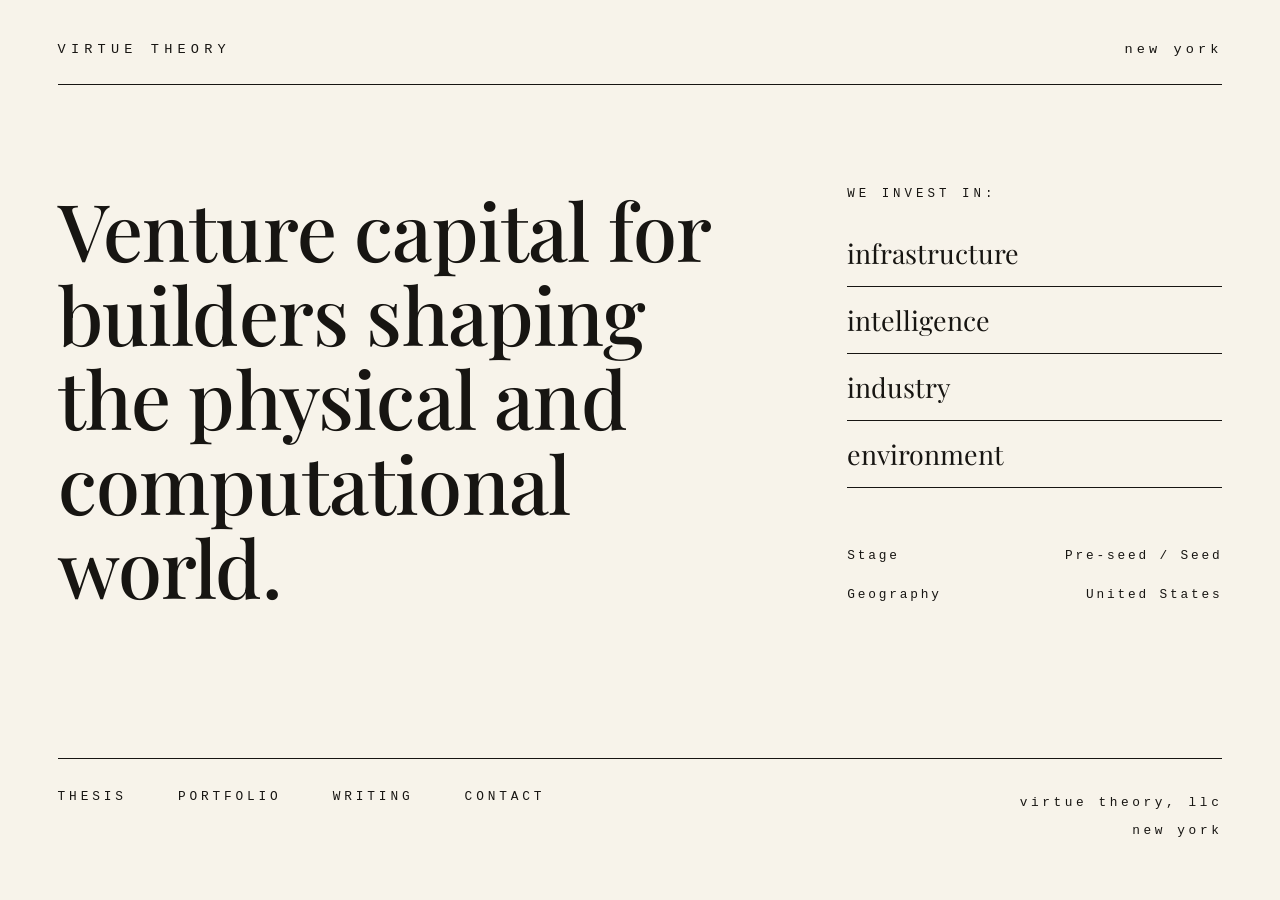
<file: index.html>
<!DOCTYPE html>
<html lang="en">
<head>
<meta charset="utf-8">
<meta name="viewport" content="width=device-width, initial-scale=1">
<title>Virtue Theory</title>
<meta name="description" content="Venture capital for builders shaping the physical and computational world.">
<link rel="preconnect" href="https://fonts.googleapis.com">
<link rel="preconnect" href="https://fonts.gstatic.com" crossorigin>
<link href="https://fonts.googleapis.com/css2?family=Playfair+Display:wght@400;500;600&display=swap" rel="stylesheet">
<link rel="icon" type="image/svg+xml" href="favicon.svg">
<link rel="icon" type="image/png" sizes="32x32" href="favicon-32x32.png">
<link rel="icon" type="image/png" sizes="16x16" href="favicon-16x16.png">
<link rel="apple-touch-icon" sizes="180x180" href="apple-touch-icon.png">
<link rel="stylesheet" href="styles.css">
</head>
<body>
<div class="wrap">
  <header class="site-head">
    <a class="brand" href="index.html">Virtue Theory</a>
    <span class="locale">new york</span>
  </header>
  <div class="rule"></div>
  <main class="hero">
    <h1 class="headline">Venture capital for builders shaping the physical and computational world.</h1>
    <div class="side">
      <p class="kicker">We invest in:</p>
      <ul class="sectors">
        <li>infrastructure</li>
        <li>intelligence</li>
        <li>industry</li>
        <li>environment</li>
      </ul>
      <div class="facts">
        <div class="row"><span>Stage</span><span>Pre-seed / Seed</span></div>
        <div class="row"><span>Geography</span><span>United States</span></div>
      </div>
    </div>
  </main>
  <div class="rule"></div>
  <footer class="site-foot">
    <div class="foot-row">
      <nav class="pages-nav">
        <a href="thesis.html">Thesis</a>
        <a href="portfolio.html">Portfolio</a>
        <a href="writing.html">Writing</a>
        <a href="contact.html">Contact</a>
      </nav>
      <div class="colophon">virtue theory, llc<br>new york</div>
    </div>
  </footer>
</div>
</body>
</html>
</file>
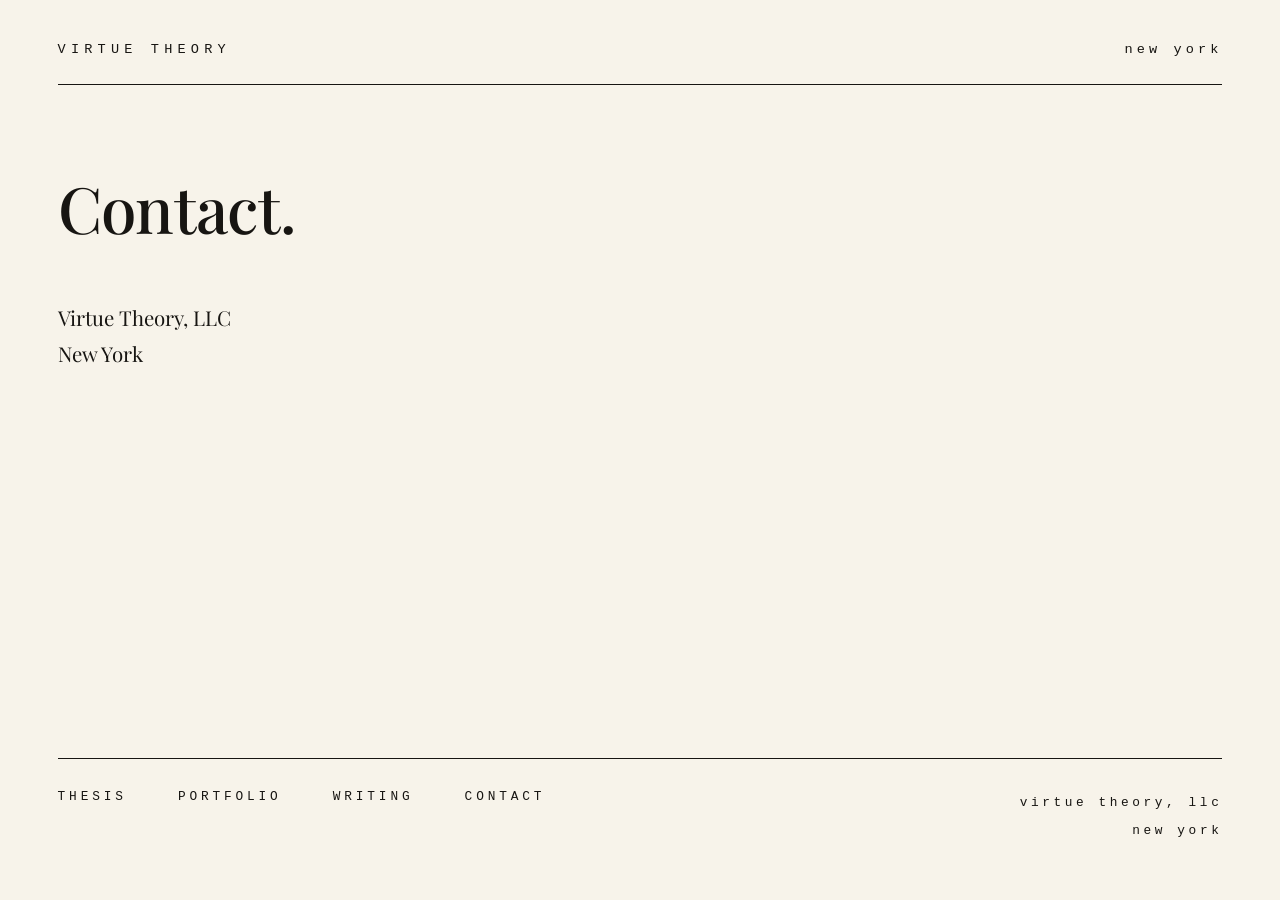
<file: contact.html>
<!DOCTYPE html>
<html lang="en">
<head>
<meta charset="utf-8">
<meta name="viewport" content="width=device-width, initial-scale=1">
<title>Contact &mdash; Virtue Theory</title>
<meta name="description" content="Contact Virtue Theory.">
<link rel="preconnect" href="https://fonts.googleapis.com">
<link rel="preconnect" href="https://fonts.gstatic.com" crossorigin>
<link href="https://fonts.googleapis.com/css2?family=Playfair+Display:wght@400;500;600&display=swap" rel="stylesheet">
<link rel="icon" type="image/svg+xml" href="favicon.svg">
<link rel="icon" type="image/png" sizes="32x32" href="favicon-32x32.png">
<link rel="icon" type="image/png" sizes="16x16" href="favicon-16x16.png">
<link rel="apple-touch-icon" sizes="180x180" href="apple-touch-icon.png">
<link rel="stylesheet" href="styles.css">
</head>
<body>
<div class="wrap">
  <header class="site-head">
    <a class="brand" href="index.html">Virtue Theory</a>
    <span class="locale">new york</span>
  </header>
  <div class="rule"></div>
  <main class="page">
    <h1 class="page-title">Contact.</h1>
    <div class="prose">
      <p>Virtue Theory, LLC<br>New York</p>
    </div>
  </main>
  <div class="rule"></div>
  <footer class="site-foot">
    <div class="foot-row">
      <nav class="pages-nav">
        <a href="thesis.html">Thesis</a>
        <a href="portfolio.html">Portfolio</a>
        <a href="writing.html">Writing</a>
        <a href="contact.html">Contact</a>
      </nav>
      <div class="colophon">virtue theory, llc<br>new york</div>
    </div>
  </footer>
</div>
</body>
</html>
</file>
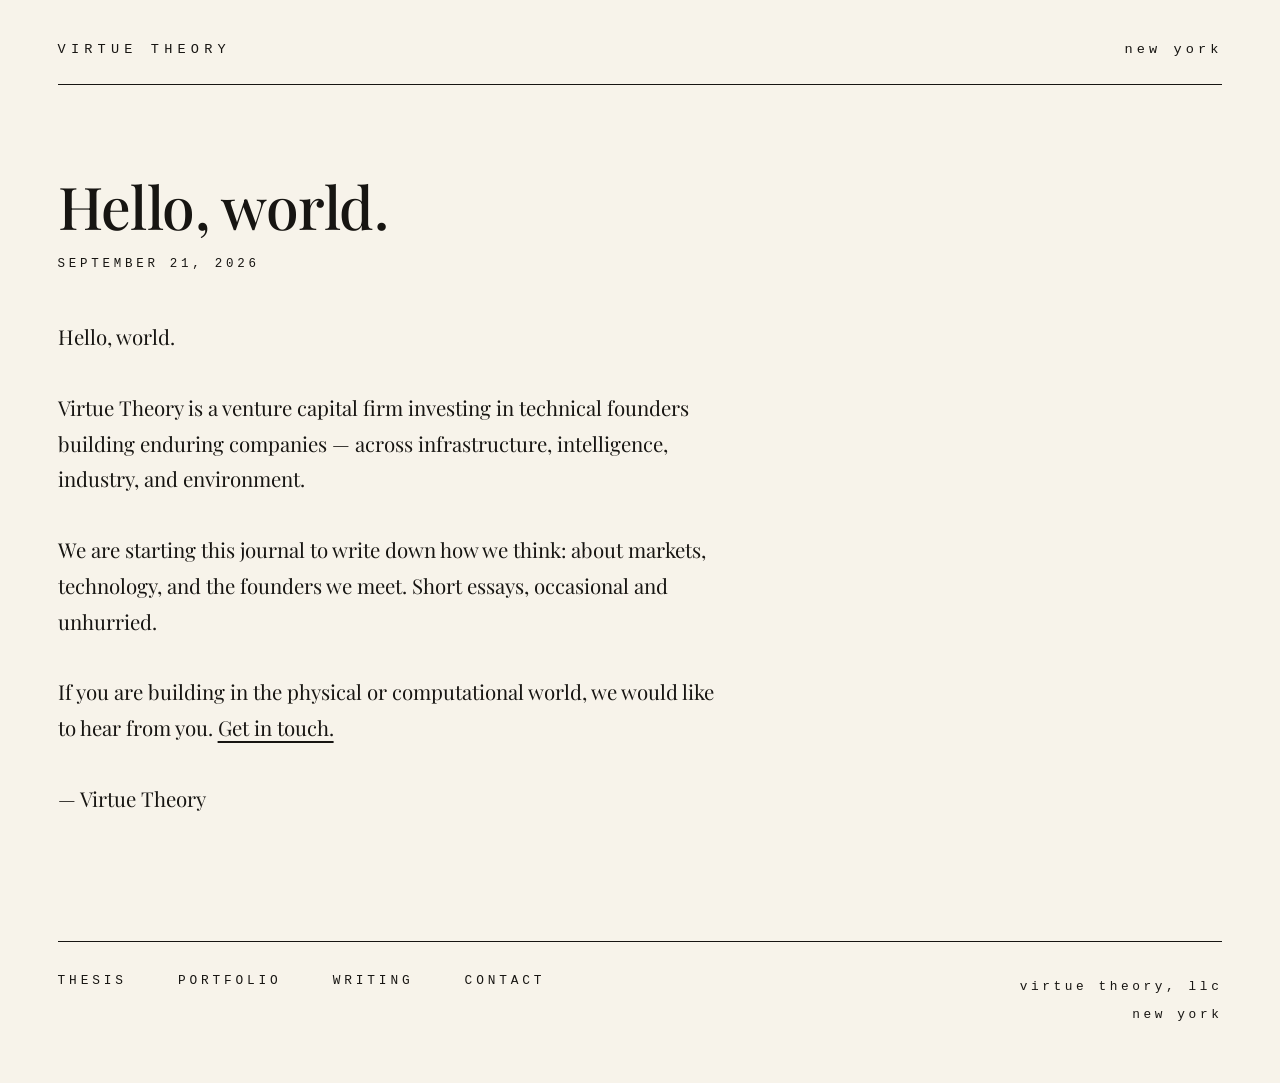
<file: hello-world.html>
<!DOCTYPE html>
<html lang="en">
<head>
<meta charset="utf-8">
<meta name="viewport" content="width=device-width, initial-scale=1">
<title>Hello, world &mdash; Virtue Theory</title>
<meta name="description" content="Hello, world — the first post from Virtue Theory.">
<link rel="preconnect" href="https://fonts.googleapis.com">
<link rel="preconnect" href="https://fonts.gstatic.com" crossorigin>
<link href="https://fonts.googleapis.com/css2?family=Playfair+Display:wght@400;500;600&display=swap" rel="stylesheet">
<link rel="icon" type="image/svg+xml" href="favicon.svg">
<link rel="icon" type="image/png" sizes="32x32" href="favicon-32x32.png">
<link rel="icon" type="image/png" sizes="16x16" href="favicon-16x16.png">
<link rel="apple-touch-icon" sizes="180x180" href="apple-touch-icon.png">
<link rel="stylesheet" href="styles.css">
</head>
<body>
<div class="wrap">
  <header class="site-head">
    <a class="brand" href="index.html">Virtue Theory</a>
    <span class="locale">new york</span>
  </header>
  <div class="rule"></div>
  <main class="page">
    <div class="post-head">
      <h1 class="post-title">Hello, world.</h1>
      <p class="post-date">September 21, 2026</p>
    </div>
    <div class="prose">
      <p>Hello, world.</p>
      <p>Virtue Theory is a venture capital firm investing in technical founders building enduring companies &mdash; across infrastructure, intelligence, industry, and environment.</p>
      <p>We are starting this journal to write down how we think: about markets, technology, and the founders we meet. Short essays, occasional and unhurried.</p>
      <p>If you are building in the physical or computational world, we would like to hear from you. <a href="contact.html">Get in touch.</a></p>
      <p>&mdash; Virtue Theory</p>
    </div>
  </main>
  <div class="rule"></div>
  <footer class="site-foot">
    <div class="foot-row">
      <nav class="pages-nav">
        <a href="thesis.html">Thesis</a>
        <a href="portfolio.html">Portfolio</a>
        <a href="writing.html">Writing</a>
        <a href="contact.html">Contact</a>
      </nav>
      <div class="colophon">virtue theory, llc<br>new york</div>
    </div>
  </footer>
</div>
</body>
</html>
</file>
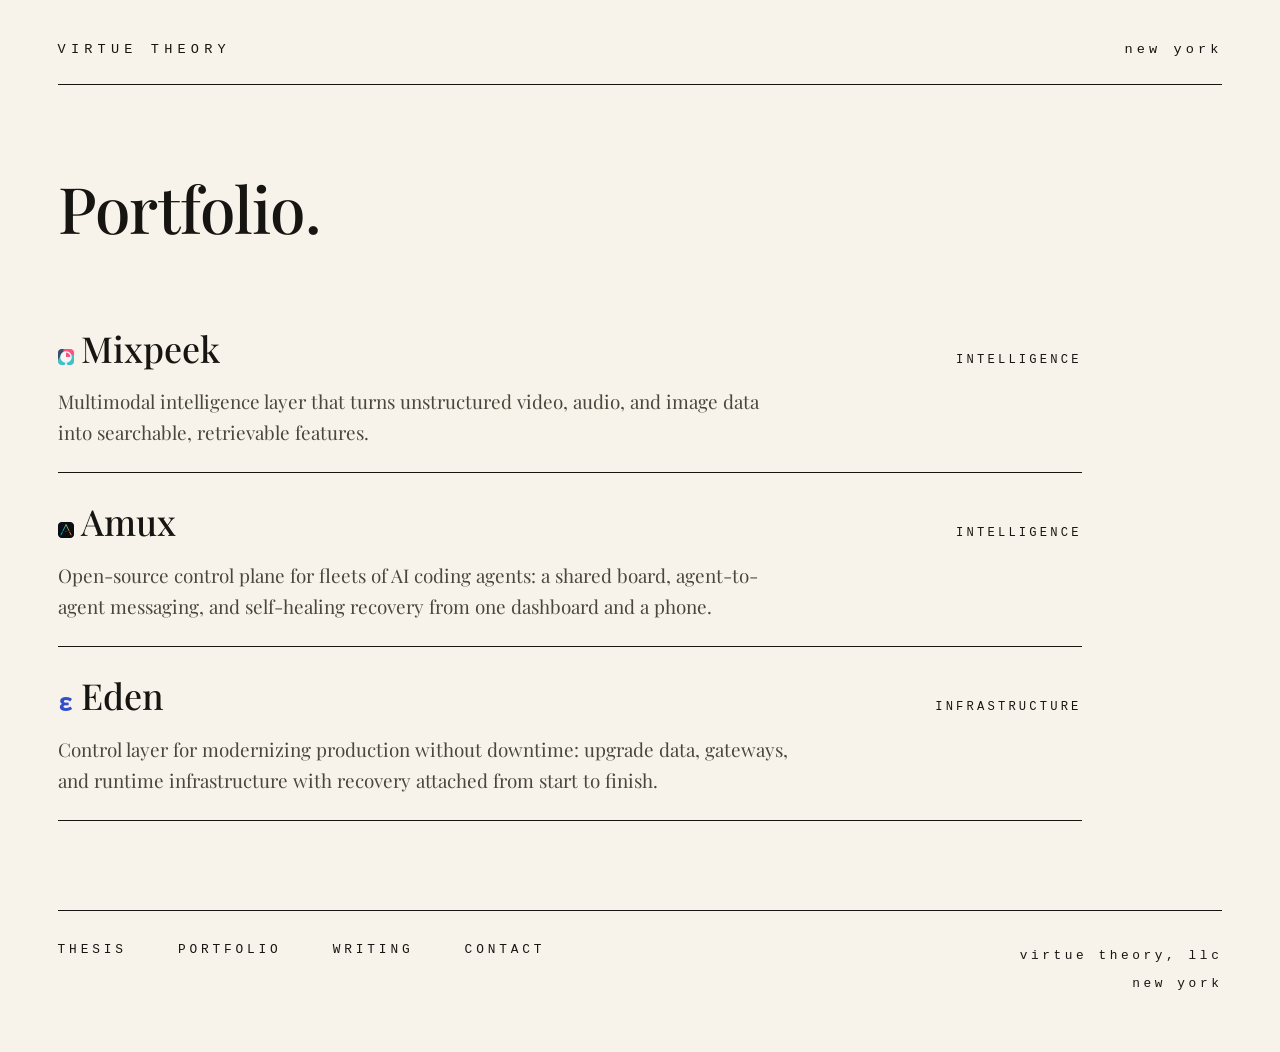
<file: portfolio.html>
<!DOCTYPE html>
<html lang="en">
<head>
<meta charset="utf-8">
<meta name="viewport" content="width=device-width, initial-scale=1">
<title>Portfolio &mdash; Virtue Theory</title>
<meta name="description" content="Virtue Theory portfolio.">
<link rel="preconnect" href="https://fonts.googleapis.com">
<link rel="preconnect" href="https://fonts.gstatic.com" crossorigin>
<link href="https://fonts.googleapis.com/css2?family=Playfair+Display:wght@400;500;600&display=swap" rel="stylesheet">
<link rel="icon" type="image/svg+xml" href="favicon.svg">
<link rel="icon" type="image/png" sizes="32x32" href="favicon-32x32.png">
<link rel="icon" type="image/png" sizes="16x16" href="favicon-16x16.png">
<link rel="apple-touch-icon" sizes="180x180" href="apple-touch-icon.png">
<link rel="stylesheet" href="styles.css">
<style>.co-logo{width:16px;height:16px;margin-right:7px;vertical-align:-2px;border-radius:3px}</style>
</head>
<body>
<div class="wrap">
  <header class="site-head">
    <a class="brand" href="index.html">Virtue Theory</a>
    <span class="locale">new york</span>
  </header>
  <div class="rule"></div>
  <main class="page">
    <h1 class="page-title">Portfolio.</h1>
    <ul class="index-list">
      <li>
        <a class="item" href="https://mixpeek.com">
          <span class="name"><img class="co-logo" src="logo-mixpeek.png" alt="" width="16" height="16">Mixpeek</span>
          <span class="meta">Intelligence</span>
        </a>
        <p class="desc">Multimodal intelligence layer that turns unstructured video, audio, and image data into searchable, retrievable features.</p>
      </li>
      <li>
        <a class="item" href="http://amux.io">
          <span class="name"><img class="co-logo" src="logo-amux.png" alt="" width="16" height="16">Amux</span>
          <span class="meta">Intelligence</span>
        </a>
        <p class="desc">Open-source control plane for fleets of AI coding agents: a shared board, agent-to-agent messaging, and self-healing recovery from one dashboard and a phone.</p>
      </li>
      <li>
        <a class="item" href="https://www.eden.dev/">
          <span class="name"><img class="co-logo" src="logo-eden.png" alt="" width="16" height="16">Eden</span>
          <span class="meta">Infrastructure</span>
        </a>
        <p class="desc">Control layer for modernizing production without downtime: upgrade data, gateways, and runtime infrastructure with recovery attached from start to finish.</p>
      </li>
    </ul>
  </main>
  <div class="rule"></div>
  <footer class="site-foot">
    <div class="foot-row">
      <nav class="pages-nav">
        <a href="thesis.html">Thesis</a>
        <a href="portfolio.html">Portfolio</a>
        <a href="writing.html">Writing</a>
        <a href="contact.html">Contact</a>
      </nav>
      <div class="colophon">virtue theory, llc<br>new york</div>
    </div>
  </footer>
</div>
</body>
</html>
</file>
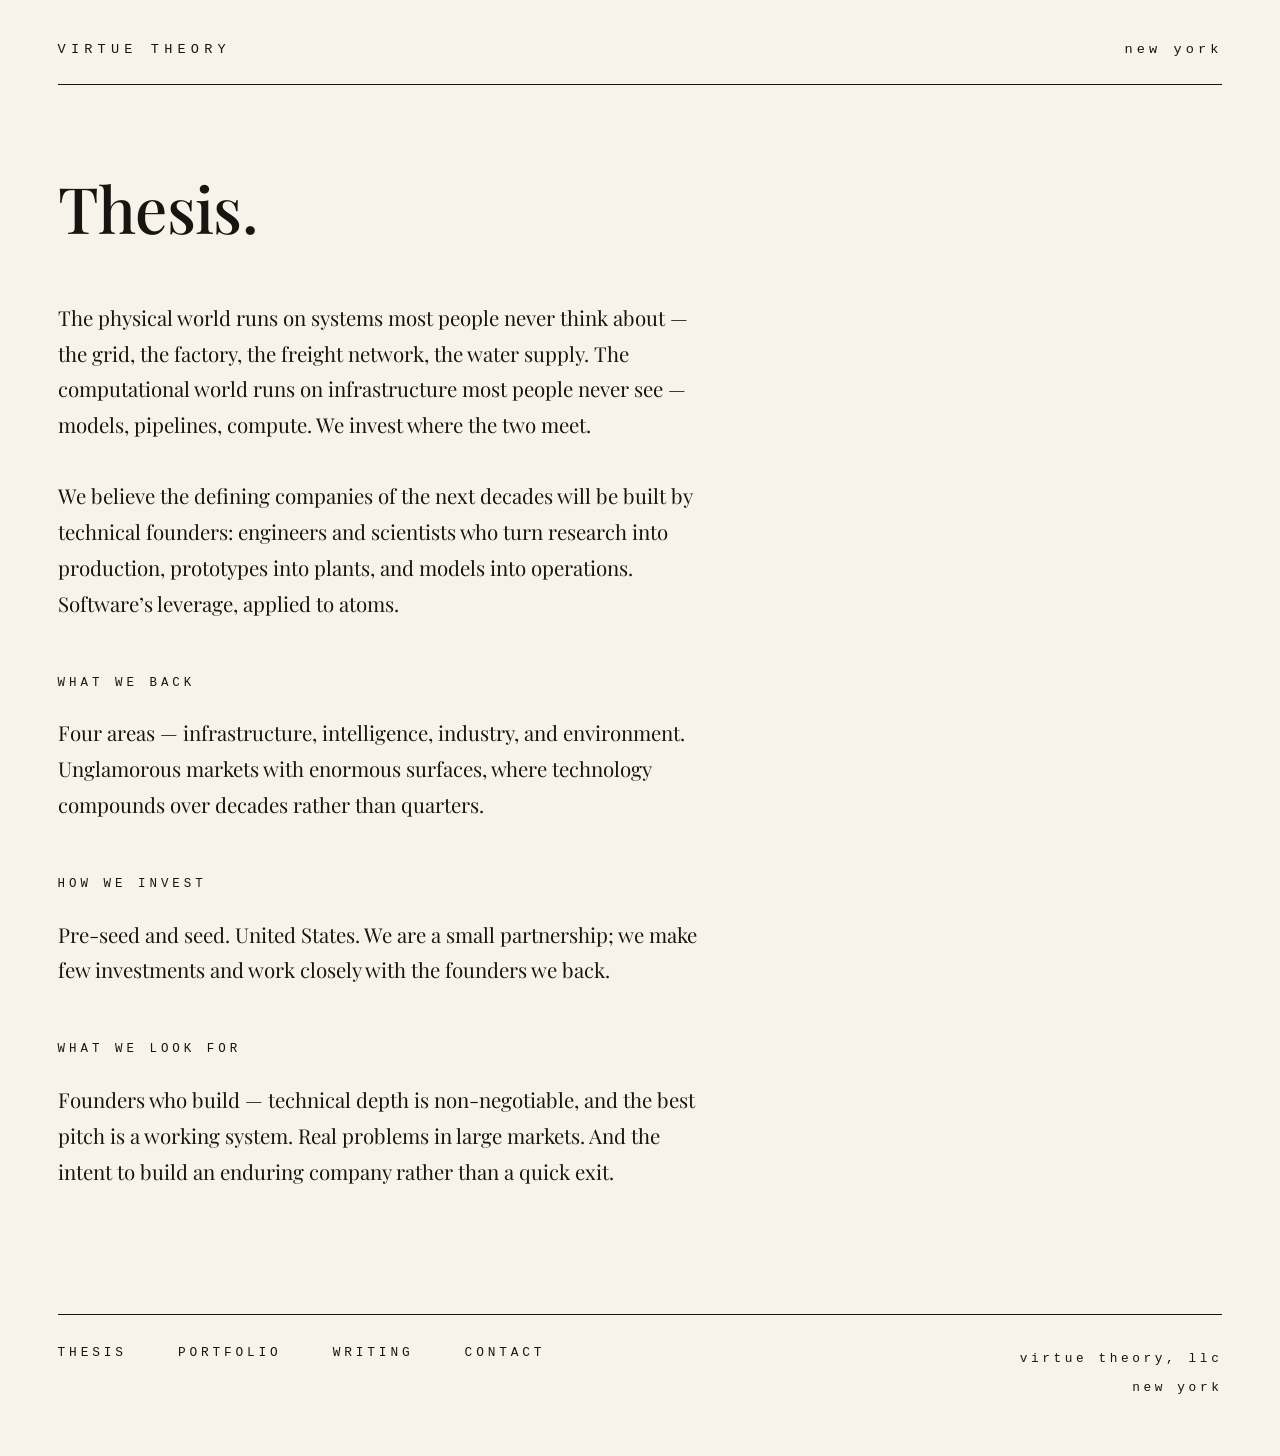
<file: thesis.html>
<!DOCTYPE html>
<html lang="en">
<head>
<meta charset="utf-8">
<meta name="viewport" content="width=device-width, initial-scale=1">
<title>Thesis &mdash; Virtue Theory</title>
<meta name="description" content="The Virtue Theory investment thesis.">
<link rel="preconnect" href="https://fonts.googleapis.com">
<link rel="preconnect" href="https://fonts.gstatic.com" crossorigin>
<link href="https://fonts.googleapis.com/css2?family=Playfair+Display:wght@400;500;600&display=swap" rel="stylesheet">
<link rel="icon" type="image/svg+xml" href="favicon.svg">
<link rel="icon" type="image/png" sizes="32x32" href="favicon-32x32.png">
<link rel="icon" type="image/png" sizes="16x16" href="favicon-16x16.png">
<link rel="apple-touch-icon" sizes="180x180" href="apple-touch-icon.png">
<link rel="stylesheet" href="styles.css">
</head>
<body>
<div class="wrap">
  <header class="site-head">
    <a class="brand" href="index.html">Virtue Theory</a>
    <span class="locale">new york</span>
  </header>
  <div class="rule"></div>
  <main class="page">
    <h1 class="page-title">Thesis.</h1>
    <div class="prose">
      <p>The physical world runs on systems most people never think about &mdash; the grid, the factory, the freight network, the water supply. The computational world runs on infrastructure most people never see &mdash; models, pipelines, compute. We invest where the two meet.</p>
      <p>We believe the defining companies of the next decades will be built by technical founders: engineers and scientists who turn research into production, prototypes into plants, and models into operations. Software&rsquo;s leverage, applied to atoms.</p>
      <p class="mono-label">What we back</p>
      <p>Four areas &mdash; infrastructure, intelligence, industry, and environment. Unglamorous markets with enormous surfaces, where technology compounds over decades rather than quarters.</p>
      <p class="mono-label">How we invest</p>
      <p>Pre-seed and seed. United States. We are a small partnership; we make few investments and work closely with the founders we back.</p>
      <p class="mono-label">What we look for</p>
      <p>Founders who build &mdash; technical depth is non-negotiable, and the best pitch is a working system. Real problems in large markets. And the intent to build an enduring company rather than a quick exit.</p>
    </div>
  </main>
  <div class="rule"></div>
  <footer class="site-foot">
    <div class="foot-row">
      <nav class="pages-nav">
        <a href="thesis.html">Thesis</a>
        <a href="portfolio.html">Portfolio</a>
        <a href="writing.html">Writing</a>
        <a href="contact.html">Contact</a>
      </nav>
      <div class="colophon">virtue theory, llc<br>new york</div>
    </div>
  </footer>
</div>
</body>
</html>
</file>
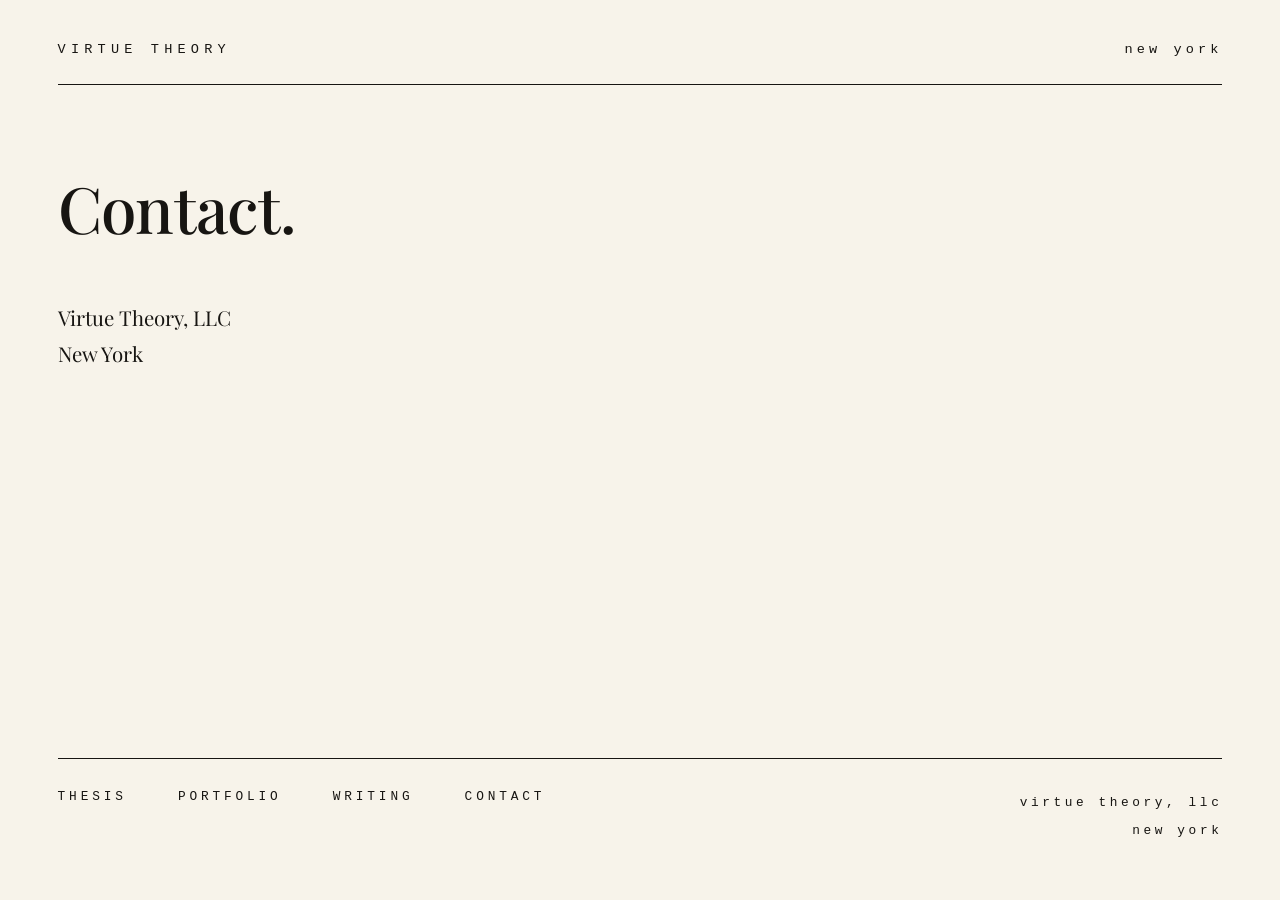
<file: virtuetheory-contact.html>
<!DOCTYPE html>
<html lang="en">
<head>
<meta charset="utf-8">
<meta name="viewport" content="width=device-width, initial-scale=1">
<title>Contact &mdash; Virtue Theory</title>
<meta name="description" content="Contact Virtue Theory.">
<link rel="preconnect" href="https://fonts.googleapis.com">
<link rel="preconnect" href="https://fonts.gstatic.com" crossorigin>
<link href="https://fonts.googleapis.com/css2?family=Playfair+Display:wght@400;500;600&display=swap" rel="stylesheet">
<link rel="stylesheet" href="styles.css">
</head>
<body>
<div class="wrap">
  <header class="site-head">
    <a class="brand" href="index.html">Virtue Theory</a>
    <span class="locale">new york</span>
  </header>
  <div class="rule"></div>
  <main class="page">
    <h1 class="page-title">Contact.</h1>
    <div class="prose">
      <p>Virtue Theory, LLC<br>New York</p>
    </div>
  </main>
  <div class="rule"></div>
  <footer class="site-foot">
    <div class="foot-row">
      <nav class="pages-nav">
        <a href="thesis.html">Thesis</a>
        <a href="portfolio.html">Portfolio</a>
        <a href="writing.html">Writing</a>
        <a href="contact.html">Contact</a>
      </nav>
      <div class="colophon">virtue theory, llc<br>new york</div>
    </div>
  </footer>
</div>
</body>
</html>
</file>
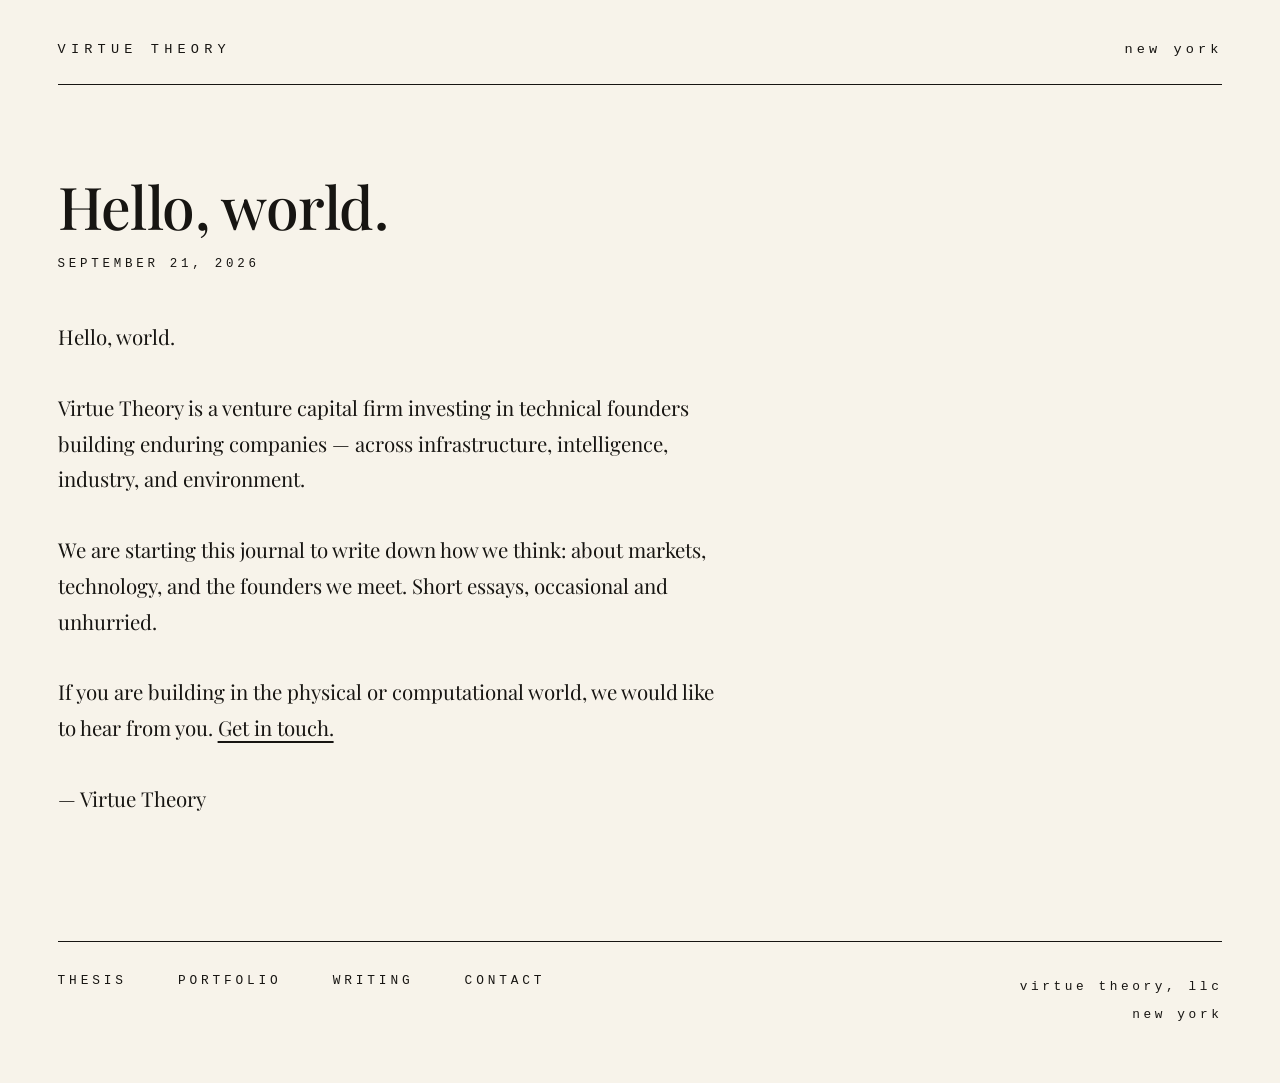
<file: virtuetheory-hello-world.html>
<!DOCTYPE html>
<html lang="en">
<head>
<meta charset="utf-8">
<meta name="viewport" content="width=device-width, initial-scale=1">
<title>Hello, world &mdash; Virtue Theory</title>
<meta name="description" content="Hello, world — the first post from Virtue Theory.">
<link rel="preconnect" href="https://fonts.googleapis.com">
<link rel="preconnect" href="https://fonts.gstatic.com" crossorigin>
<link href="https://fonts.googleapis.com/css2?family=Playfair+Display:wght@400;500;600&display=swap" rel="stylesheet">
<link rel="stylesheet" href="styles.css">
</head>
<body>
<div class="wrap">
  <header class="site-head">
    <a class="brand" href="index.html">Virtue Theory</a>
    <span class="locale">new york</span>
  </header>
  <div class="rule"></div>
  <main class="page">
    <div class="post-head">
      <h1 class="post-title">Hello, world.</h1>
      <p class="post-date">September 21, 2026</p>
    </div>
    <div class="prose">
      <p>Hello, world.</p>
      <p>Virtue Theory is a venture capital firm investing in technical founders building enduring companies &mdash; across infrastructure, intelligence, industry, and environment.</p>
      <p>We are starting this journal to write down how we think: about markets, technology, and the founders we meet. Short essays, occasional and unhurried.</p>
      <p>If you are building in the physical or computational world, we would like to hear from you. <a href="contact.html">Get in touch.</a></p>
      <p>&mdash; Virtue Theory</p>
    </div>
  </main>
  <div class="rule"></div>
  <footer class="site-foot">
    <div class="foot-row">
      <nav class="pages-nav">
        <a href="thesis.html">Thesis</a>
        <a href="portfolio.html">Portfolio</a>
        <a href="writing.html">Writing</a>
        <a href="contact.html">Contact</a>
      </nav>
      <div class="colophon">virtue theory, llc<br>new york</div>
    </div>
  </footer>
</div>
</body>
</html>
</file>
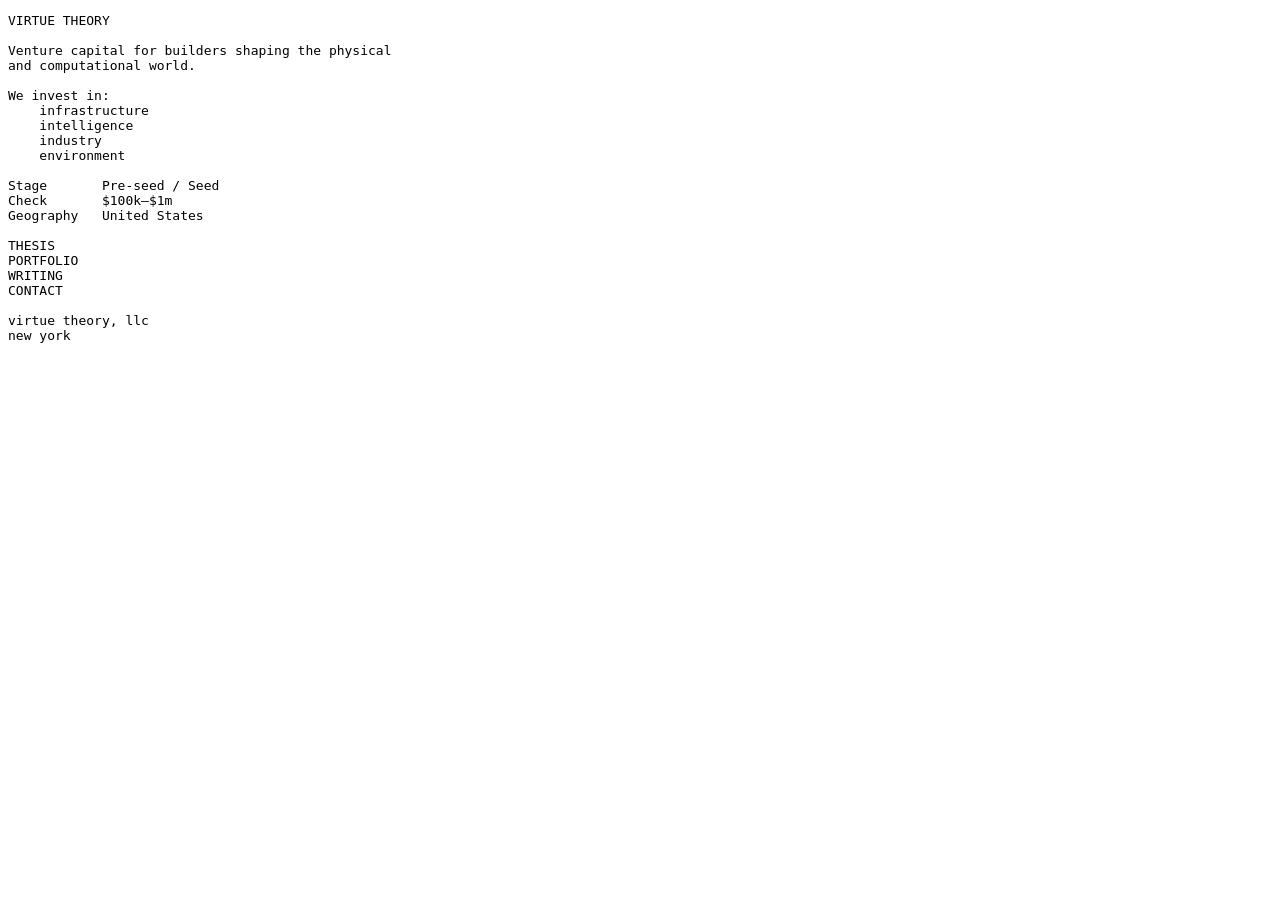
<file: virtuetheory-index-v2.html>
<!DOCTYPE html>
<html lang="en">
<head><meta charset="utf-8"><title>Virtue Theory</title></head>
<body><pre>VIRTUE THEORY

Venture capital for builders shaping the physical
and computational world.

We invest in:
    infrastructure
    intelligence
    industry
    environment

Stage       Pre-seed / Seed
Check       $100k–$1m
Geography   United States

THESIS
PORTFOLIO
WRITING
CONTACT

virtue theory, llc
new york</pre></body>
</html>
</file>
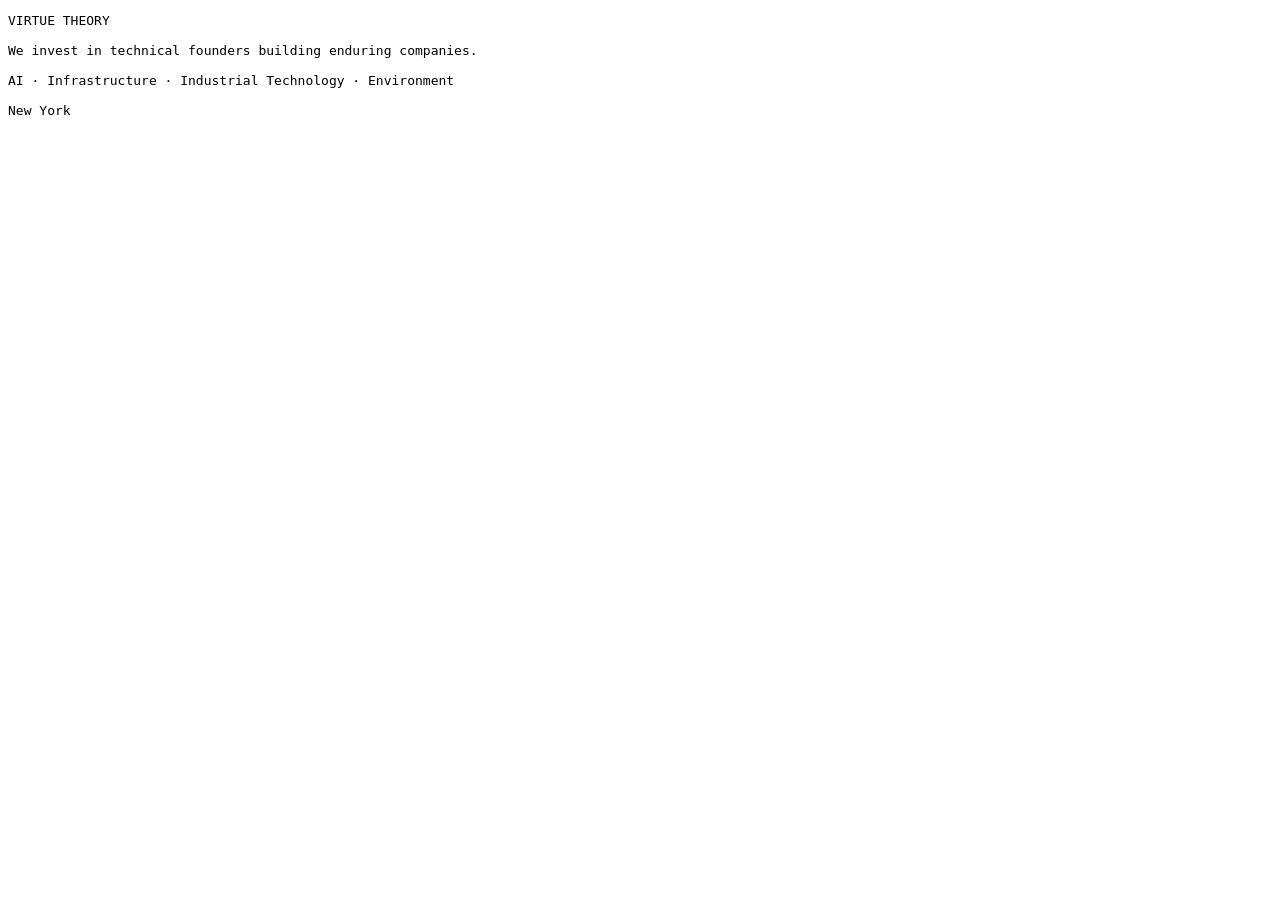
<file: virtuetheory-index.html>
<!DOCTYPE html>
<html lang="en">
<head><meta charset="utf-8"><title>Virtue Theory</title></head>
<body><pre>VIRTUE THEORY

We invest in technical founders building enduring companies.

AI · Infrastructure · Industrial Technology · Environment

New York</pre></body>
</html>
</file>
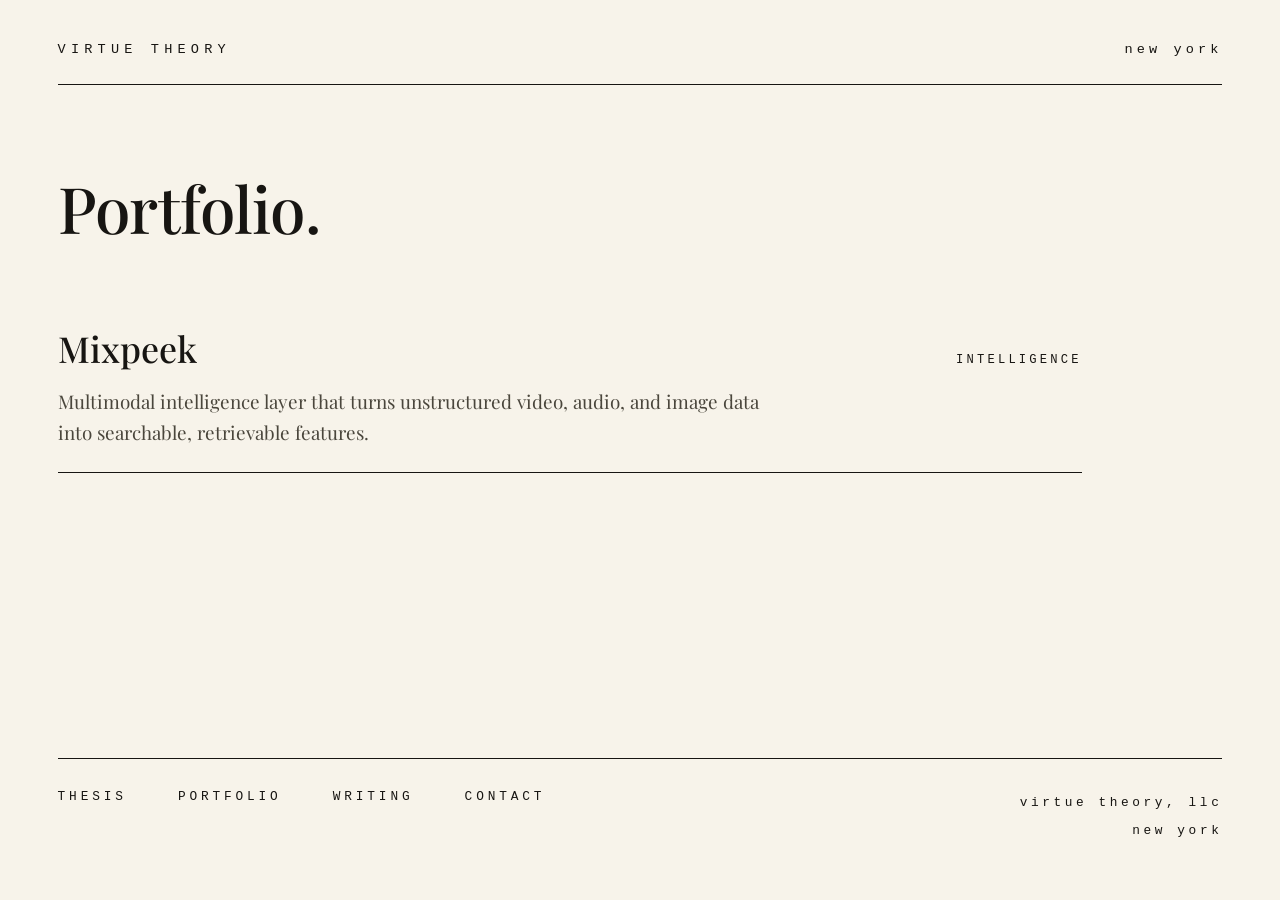
<file: virtuetheory-portfolio.html>
<!DOCTYPE html>
<html lang="en">
<head>
<meta charset="utf-8">
<meta name="viewport" content="width=device-width, initial-scale=1">
<title>Portfolio &mdash; Virtue Theory</title>
<meta name="description" content="Virtue Theory portfolio.">
<link rel="preconnect" href="https://fonts.googleapis.com">
<link rel="preconnect" href="https://fonts.gstatic.com" crossorigin>
<link href="https://fonts.googleapis.com/css2?family=Playfair+Display:wght@400;500;600&display=swap" rel="stylesheet">
<link rel="stylesheet" href="styles.css">
</head>
<body>
<div class="wrap">
  <header class="site-head">
    <a class="brand" href="index.html">Virtue Theory</a>
    <span class="locale">new york</span>
  </header>
  <div class="rule"></div>
  <main class="page">
    <h1 class="page-title">Portfolio.</h1>
    <ul class="index-list">
      <li>
        <a class="item" href="https://mixpeek.com">
          <span class="name">Mixpeek</span>
          <span class="meta">Intelligence</span>
        </a>
        <p class="desc">Multimodal intelligence layer that turns unstructured video, audio, and image data into searchable, retrievable features.</p>
      </li>
    </ul>
  </main>
  <div class="rule"></div>
  <footer class="site-foot">
    <div class="foot-row">
      <nav class="pages-nav">
        <a href="thesis.html">Thesis</a>
        <a href="portfolio.html">Portfolio</a>
        <a href="writing.html">Writing</a>
        <a href="contact.html">Contact</a>
      </nav>
      <div class="colophon">virtue theory, llc<br>new york</div>
    </div>
  </footer>
</div>
</body>
</html>
</file>
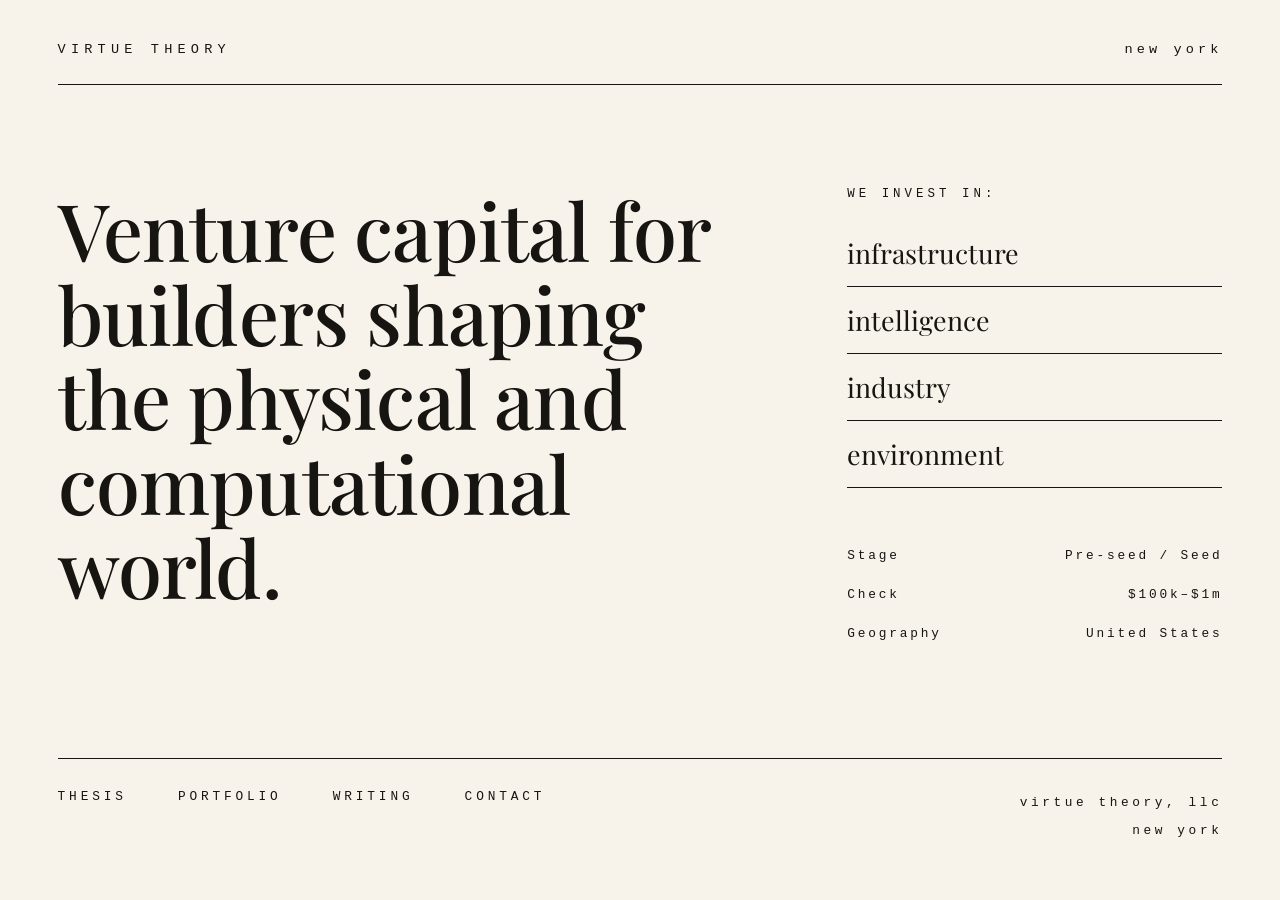
<file: virtuetheory-site-index.html>
<!DOCTYPE html>
<html lang="en">
<head>
<meta charset="utf-8">
<meta name="viewport" content="width=device-width, initial-scale=1">
<title>Virtue Theory</title>
<meta name="description" content="Venture capital for builders shaping the physical and computational world.">
<link rel="preconnect" href="https://fonts.googleapis.com">
<link rel="preconnect" href="https://fonts.gstatic.com" crossorigin>
<link href="https://fonts.googleapis.com/css2?family=Playfair+Display:wght@400;500;600&display=swap" rel="stylesheet">
<link rel="stylesheet" href="styles.css">
</head>
<body>
<div class="wrap">
  <header class="site-head">
    <a class="brand" href="index.html">Virtue Theory</a>
    <span class="locale">new york</span>
  </header>
  <div class="rule"></div>
  <main class="hero">
    <h1 class="headline">Venture capital for builders shaping the physical and computational world.</h1>
    <div class="side">
      <p class="kicker">We invest in:</p>
      <ul class="sectors">
        <li>infrastructure</li>
        <li>intelligence</li>
        <li>industry</li>
        <li>environment</li>
      </ul>
      <div class="facts">
        <div class="row"><span>Stage</span><span>Pre-seed / Seed</span></div>
        <div class="row"><span>Check</span><span>$100k&ndash;$1m</span></div>
        <div class="row"><span>Geography</span><span>United States</span></div>
      </div>
    </div>
  </main>
  <div class="rule"></div>
  <footer class="site-foot">
    <div class="foot-row">
      <nav class="pages-nav">
        <a href="thesis.html">Thesis</a>
        <a href="portfolio.html">Portfolio</a>
        <a href="writing.html">Writing</a>
        <a href="contact.html">Contact</a>
      </nav>
      <div class="colophon">virtue theory, llc<br>new york</div>
    </div>
  </footer>
</div>
</body>
</html>
</file>
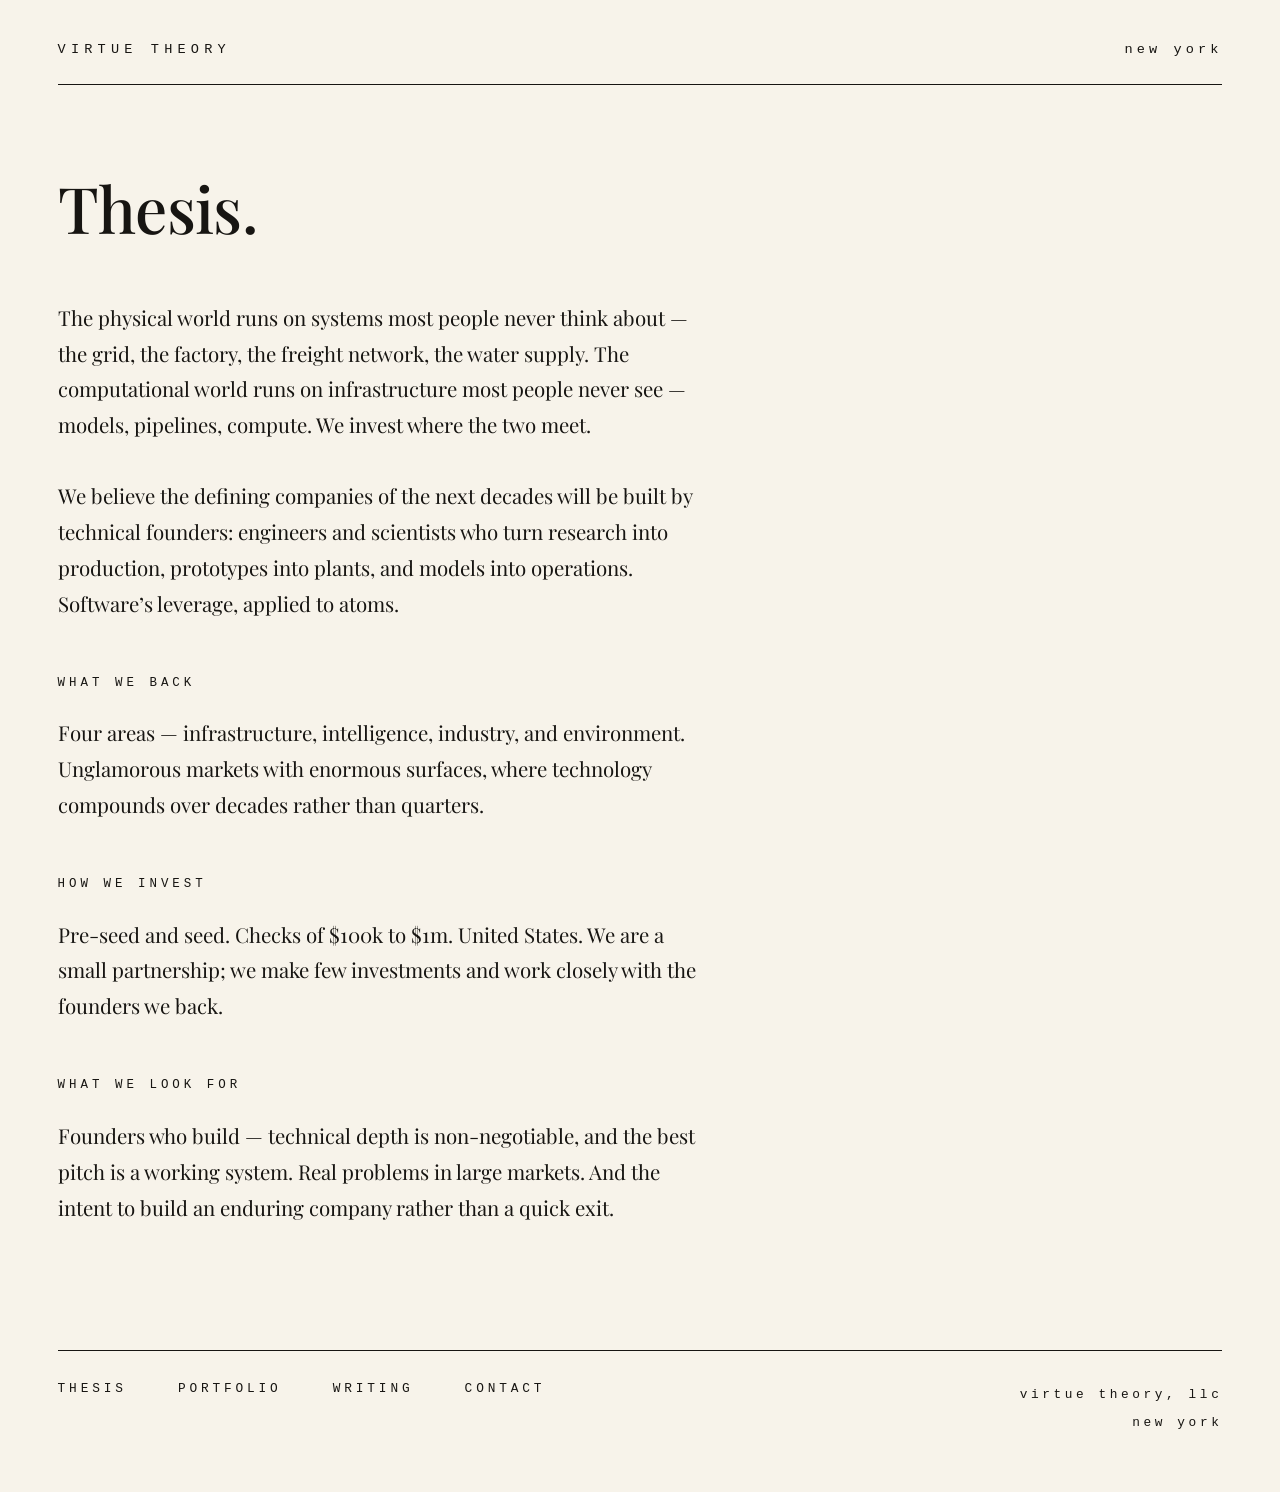
<file: virtuetheory-thesis.html>
<!DOCTYPE html>
<html lang="en">
<head>
<meta charset="utf-8">
<meta name="viewport" content="width=device-width, initial-scale=1">
<title>Thesis &mdash; Virtue Theory</title>
<meta name="description" content="The Virtue Theory investment thesis.">
<link rel="preconnect" href="https://fonts.googleapis.com">
<link rel="preconnect" href="https://fonts.gstatic.com" crossorigin>
<link href="https://fonts.googleapis.com/css2?family=Playfair+Display:wght@400;500;600&display=swap" rel="stylesheet">
<link rel="stylesheet" href="styles.css">
</head>
<body>
<div class="wrap">
  <header class="site-head">
    <a class="brand" href="index.html">Virtue Theory</a>
    <span class="locale">new york</span>
  </header>
  <div class="rule"></div>
  <main class="page">
    <h1 class="page-title">Thesis.</h1>
    <div class="prose">
      <p>The physical world runs on systems most people never think about &mdash; the grid, the factory, the freight network, the water supply. The computational world runs on infrastructure most people never see &mdash; models, pipelines, compute. We invest where the two meet.</p>
      <p>We believe the defining companies of the next decades will be built by technical founders: engineers and scientists who turn research into production, prototypes into plants, and models into operations. Software&rsquo;s leverage, applied to atoms.</p>
      <p class="mono-label">What we back</p>
      <p>Four areas &mdash; infrastructure, intelligence, industry, and environment. Unglamorous markets with enormous surfaces, where technology compounds over decades rather than quarters.</p>
      <p class="mono-label">How we invest</p>
      <p>Pre-seed and seed. Checks of $100k to $1m. United States. We are a small partnership; we make few investments and work closely with the founders we back.</p>
      <p class="mono-label">What we look for</p>
      <p>Founders who build &mdash; technical depth is non-negotiable, and the best pitch is a working system. Real problems in large markets. And the intent to build an enduring company rather than a quick exit.</p>
    </div>
  </main>
  <div class="rule"></div>
  <footer class="site-foot">
    <div class="foot-row">
      <nav class="pages-nav">
        <a href="thesis.html">Thesis</a>
        <a href="portfolio.html">Portfolio</a>
        <a href="writing.html">Writing</a>
        <a href="contact.html">Contact</a>
      </nav>
      <div class="colophon">virtue theory, llc<br>new york</div>
    </div>
  </footer>
</div>
</body>
</html>
</file>
<file: styles.css>
/* Virtue Theory — plaintext institutional */

:root {
  --paper: #f7f3ea;
  --ink: #171512;
  --ink-soft: #4a463c;
  --mono: "Courier New", Courier, monospace;
  --serif: "Playfair Display", Georgia, "Times New Roman", serif;
}

* { margin: 0; padding: 0; box-sizing: border-box; }

html { -webkit-text-size-adjust: 100%; }

body {
  background: var(--paper);
  color: var(--ink);
  font-family: var(--serif);
  -webkit-font-smoothing: antialiased;
  text-rendering: optimizeLegibility;
}

::selection { background: var(--ink); color: var(--paper); }

.wrap {
  width: 100%;
  max-width: 1520px;
  margin: 0 auto;
  padding-left: clamp(1.25rem, 4.5vw, 4.5rem);
  padding-right: clamp(1.25rem, 4.5vw, 4.5rem);
  min-height: 100vh;
  display: flex;
  flex-direction: column;
}

.rule { border-top: 1px solid var(--ink); }

/* ---------- header ---------- */

.site-head {
  display: flex;
  justify-content: space-between;
  align-items: baseline;
  gap: 1rem;
  padding: 2.6rem 0 1.7rem;
}

.brand {
  font-family: var(--mono);
  font-size: 0.85rem;
  letter-spacing: 0.38em;
  text-transform: uppercase;
  color: inherit;
  text-decoration: none;
  white-space: nowrap;
}

.locale {
  font-family: var(--mono);
  font-size: 0.85rem;
  letter-spacing: 0.3em;
  white-space: nowrap;
}

/* ---------- home ---------- */

.hero {
  flex: 1;
  display: grid;
  grid-template-columns: minmax(0, 1.9fr) minmax(0, 1fr);
  gap: clamp(2.5rem, 6vw, 7rem);
  padding: clamp(3.5rem, 8vw, 8rem) 0 clamp(3rem, 7vw, 6rem);
  align-items: start;
}

.headline {
  font-size: clamp(2.8rem, 6.2vw, 6rem);
  line-height: 1.06;
  font-weight: 500;
  letter-spacing: -0.01em;
  max-width: 12em;
}

.kicker {
  font-family: var(--mono);
  font-size: 0.78rem;
  letter-spacing: 0.32em;
  text-transform: uppercase;
  margin-bottom: 1.2rem;
}

.sectors { list-style: none; }

.sectors li {
  font-size: clamp(1.45rem, 2.1vw, 1.95rem);
  line-height: 1.2;
  padding: 1.05rem 0;
  border-bottom: 1px solid var(--ink);
}

.facts { margin-top: 3rem; }

.facts .row {
  display: flex;
  justify-content: space-between;
  gap: 1.5rem;
  font-family: var(--mono);
  font-size: 0.8rem;
  letter-spacing: 0.22em;
  padding: 0.75rem 0;
}

/* ---------- footer ---------- */

.site-foot { padding: 1.9rem 0 3.4rem; }

.foot-row {
  display: flex;
  justify-content: space-between;
  align-items: flex-start;
  gap: 2rem;
}

.pages-nav {
  display: flex;
  flex-wrap: wrap;
  gap: 1rem clamp(1.5rem, 4vw, 4rem);
}

.pages-nav a {
  font-family: var(--mono);
  font-size: 0.8rem;
  letter-spacing: 0.3em;
  text-transform: uppercase;
  color: inherit;
  text-decoration: none;
}

.pages-nav a:hover,
.index-list a:hover .name,
.brand:hover {
  text-decoration: underline;
  text-underline-offset: 0.4em;
}

.colophon {
  font-family: var(--mono);
  font-size: 0.8rem;
  letter-spacing: 0.28em;
  text-align: right;
  line-height: 2.2;
  white-space: nowrap;
}

/* ---------- interior pages ---------- */

.page {
  flex: 1;
  padding: clamp(3rem, 7vw, 6.5rem) 0 clamp(3.5rem, 7vw, 6rem);
}

.page-title {
  font-size: clamp(2.6rem, 5vw, 4.6rem);
  font-weight: 500;
  line-height: 1.06;
  letter-spacing: -0.01em;
  margin-bottom: clamp(2.2rem, 4.5vw, 4rem);
}

.prose { max-width: 41rem; }

.prose p {
  font-size: 1.28rem;
  line-height: 1.75;
  margin-bottom: 1.7em;
}

.prose .mono-label {
  font-family: var(--mono);
  font-size: 0.78rem;
  letter-spacing: 0.32em;
  text-transform: uppercase;
  margin: 3.2rem 0 1.3rem;
}

.prose a { color: inherit; text-underline-offset: 0.25em; }

/* ---------- index lists (portfolio, writing) ---------- */

.index-list { list-style: none; max-width: 64rem; }

.index-list > li { border-bottom: 1px solid var(--ink); padding: 1.5rem 0; }

.index-list .item {
  display: flex;
  justify-content: space-between;
  align-items: baseline;
  gap: 1.5rem;
  color: inherit;
  text-decoration: none;
}

.index-list .name {
  font-size: clamp(1.6rem, 2.8vw, 2.4rem);
  font-weight: 500;
}

.index-list .meta {
  font-family: var(--mono);
  font-size: 0.76rem;
  letter-spacing: 0.26em;
  text-transform: uppercase;
  white-space: nowrap;
}

.index-list .desc {
  font-size: 1.18rem;
  line-height: 1.65;
  color: var(--ink-soft);
  margin-top: 0.9rem;
  max-width: 46rem;
}

/* ---------- post ---------- */

.post-head { margin-bottom: 3rem; max-width: 56rem; }

.post-title {
  font-size: clamp(2.4rem, 4.6vw, 4rem);
  font-weight: 500;
  line-height: 1.08;
  letter-spacing: -0.01em;
  margin-bottom: 1.2rem;
}

.post-date {
  font-family: var(--mono);
  font-size: 0.78rem;
  letter-spacing: 0.3em;
  text-transform: uppercase;
}

/* ---------- responsive ---------- */

@media (max-width: 920px) {
  .hero { grid-template-columns: 1fr; }
  .headline { max-width: none; }
  .foot-row { flex-direction: column; }
  .colophon { text-align: left; }
  .index-list .item { flex-direction: column; gap: 0.4rem; align-items: flex-start; }
}

a:focus-visible {
  outline: 2px solid var(--ink);
  outline-offset: 4px;
}
</file>
